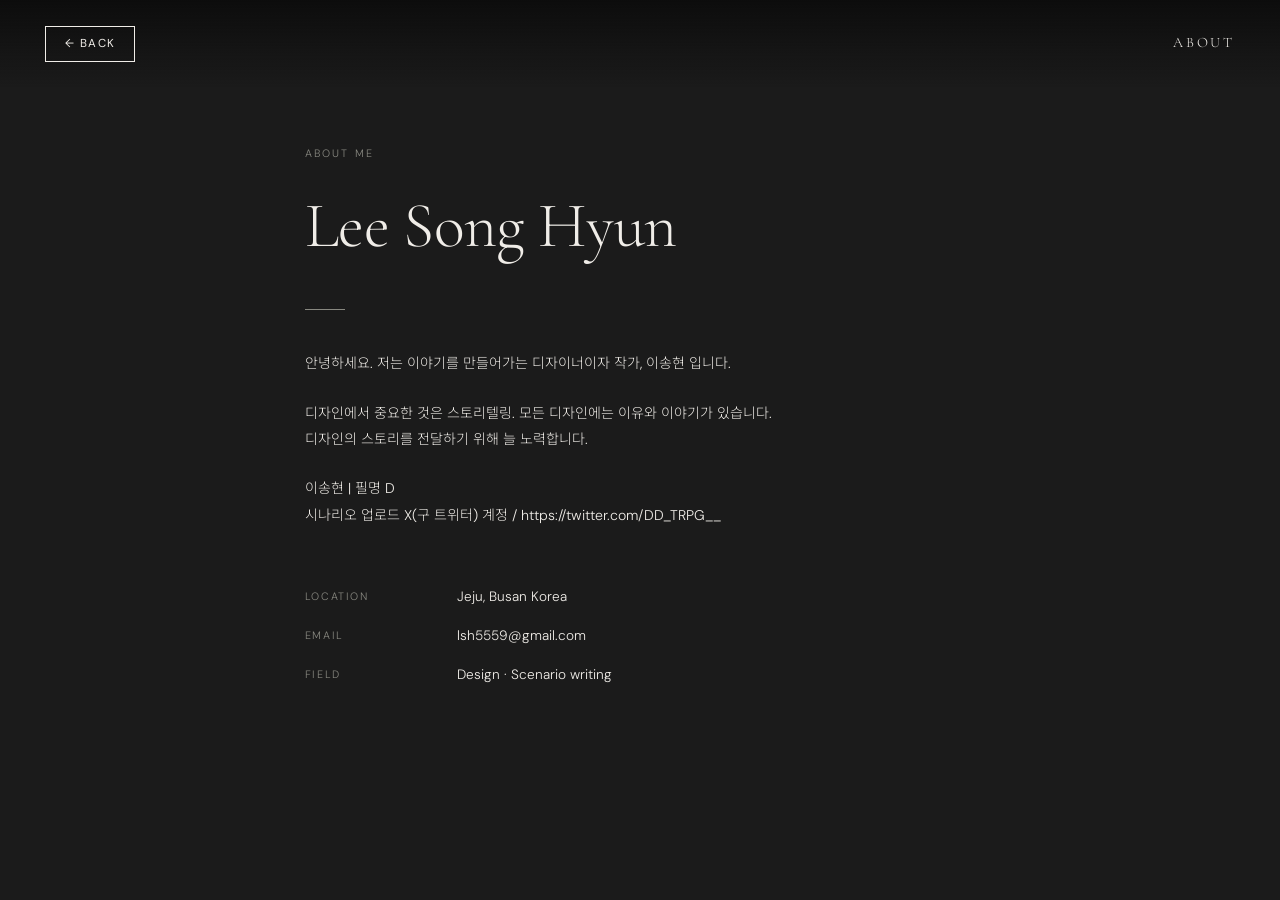
<file: about.html>
<!DOCTYPE html>
<html lang="ko">
<head>
  <meta charset="UTF-8">
  <meta name="viewport" content="width=device-width, initial-scale=1.0">
  <title>About — Portfolio</title>
  <link rel="preconnect" href="https://fonts.googleapis.com">
  <link href="https://fonts.googleapis.com/css2?family=Cormorant+Garamond:ital,wght@0,300;0,400;0,600;1,300;1,400&family=DM+Sans:wght@300;400;500&family=Noto+Serif+KR:wght@300;400;600&family=Noto+Sans+KR:wght@300;400&display=swap" rel="stylesheet">
  <link rel="stylesheet" href="css/style.css">
  <link rel="stylesheet" href="css/about.css">
</head>
<body class="about-body">

  <header class="page-header">
    <a href="main.html" class="nav-btn">← Back</a>
    <span class="page-title">About</span>
  </header>

  <main class="about-wrap">

    <p class="about-label">About Me</p>

    <!-- ── 이름 수정 ── -->
    <h1 class="about-name">Lee Song Hyun</h1>

    <div class="about-divider"></div>

    <!-- ── 소개글 수정 ── -->
    <div class="about-text">
      <p>
        안녕하세요. 
        저는 이야기를 만들어가는 디자이너이자 작가, 이송현 입니다.
      </p>
      <p>
        디자인에서 중요한 것은 스토리텔링. 모든 디자인에는 이유와 이야기가 있습니다. <br>
        디자인의 스토리를 전달하기 위해 늘 노력합니다.
      </p>
      <p>
        이송현 | 필명 D <br>
        시나리오 업로드 X(구 트위터) 계정 / https://twitter.com/DD_TRPG__ 
      </p>
    </div>

    <!-- ── 기본 정보 수정 ── -->
    <dl class="about-info">
      <dt class="about-info-key">Location</dt>
      <dd class="about-info-val">Jeju, Busan Korea</dd>

      <dt class="about-info-key">Email</dt>
      <dd class="about-info-val">lsh5559@gmail.com</dd>

      <dt class="about-info-key">Field</dt>
      <dd class="about-info-val">Design · Scenario writing</dd>
    </dl>

  </main>

  <script src="js/transition.js"></script>
</body>
</html>
</file>
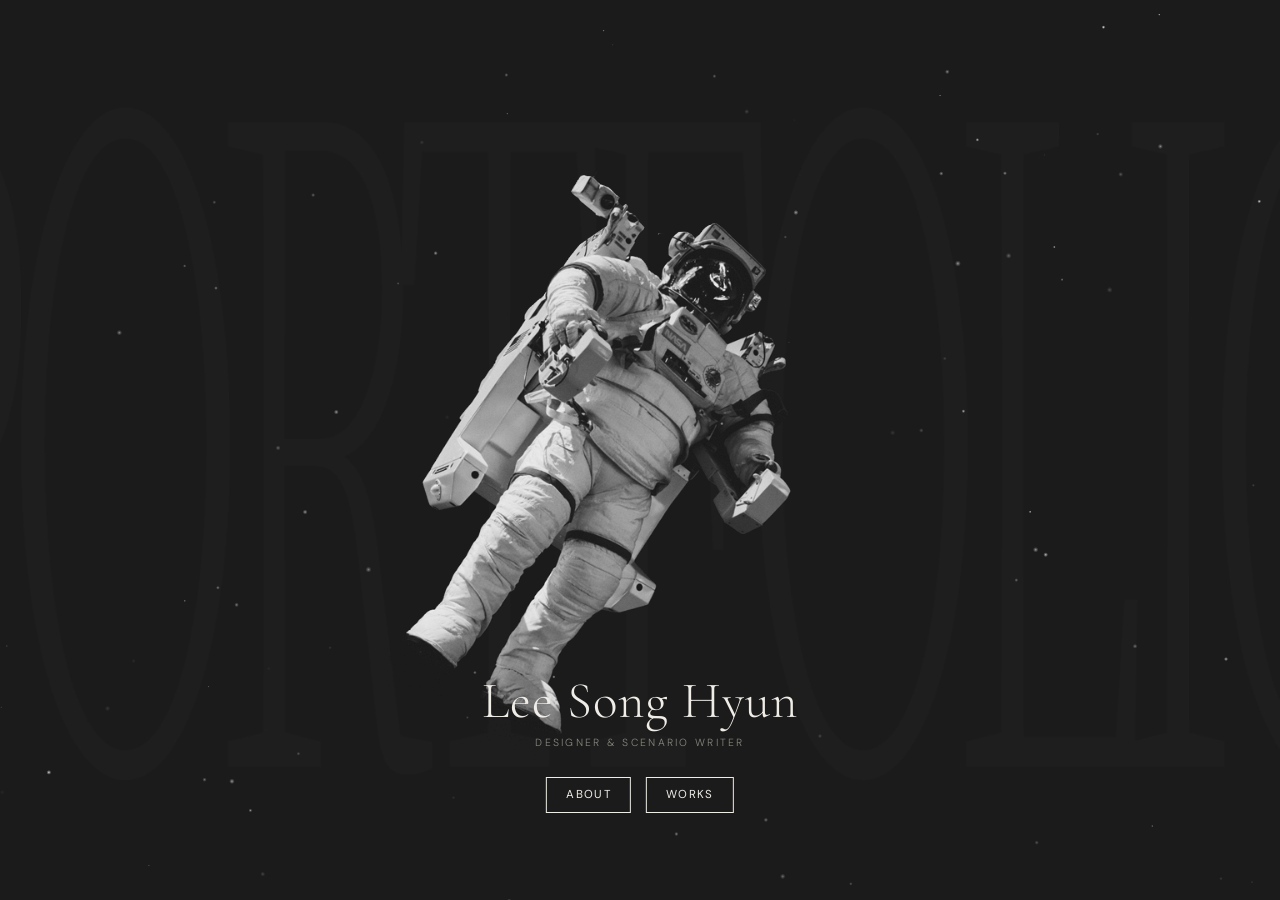
<file: main.html>
<!DOCTYPE html>
<html lang="ko">
<head>
  <meta charset="UTF-8">
  <meta name="viewport" content="width=device-width, initial-scale=1.0">
  <title>Portfolio</title>
  <link rel="preconnect" href="https://fonts.googleapis.com">
  <link href="https://fonts.googleapis.com/css2?family=Cormorant+Garamond:ital,wght@0,300;0,400;0,600;1,300;1,400&family=DM+Sans:wght@300;400;500&family=Noto+Serif+KR:wght@300;400;600&family=Noto+Sans+KR:wght@300;400&display=swap" rel="stylesheet">
  <link rel="stylesheet" href="css/style.css">
  <link rel="stylesheet" href="css/main.css">
</head>
<body>

  <!-- WebGL 배경 캔버스 -->
  <canvas id="webgl-canvas"></canvas>

  <!-- 먼지 파티클 오버레이 캔버스 -->
  <canvas id="dust-canvas"></canvas>

  <!-- 이미지 미설정 시 대체 배경 -->
  <div id="webgl-placeholder" class="webgl-placeholder" style="display:none;">
    <p class="webgl-placeholder-msg">images/main.png · images/depth.jpg 를 추가하세요</p>
  </div>

  <div class="hero-overlay">
    <h1 class="hero-name">Lee Song Hyun</h1>
    <p class="hero-title">Designer &amp; Scenario writer</p>
    <nav class="hero-nav">
      <a href="about.html" class="nav-btn">About</a>
      <a href="works.html" class="nav-btn">Works</a>
    </nav>
  </div>

  <script src="js/webgl.js"></script>
  <script src="js/main.js"></script>
  <script src="js/transition.js"></script>
</body>
</html>
</file>
<file: css/style.css>
/* ─────────────────────────────────────────────
   style.css · 공통 스타일
   ───────────────────────────────────────────── */

@import url('https://fonts.googleapis.com/css2?family=Cormorant+Garamond:ital,wght@0,300;0,400;0,600;1,300;1,400&family=DM+Sans:wght@300;400;500&family=Noto+Serif+KR:wght@300;400;600&family=Noto+Sans+KR:wght@300;400&display=swap');

:root {
  --bg:           #0c0c0c;
  --fg:           #f0ede8;
  --fg-muted:     #888880;
  --border:       #f0ede8;
  --btn-hover-bg: #f0ede8;
  --btn-hover-fg: #0c0c0c;

  --font-display: 'Cormorant Garamond', 'Noto Serif KR', serif;
  --font-body:    'DM Sans', 'Noto Sans KR', sans-serif;

  --ease:       cubic-bezier(0.4, 0, 0.2, 1);
  --transition: 0.3s var(--ease);
}

*, *::before, *::after { box-sizing: border-box; margin: 0; padding: 0; }

html { font-size: 16px; scroll-behavior: smooth; }

body {
  background: #1b1b1b;
  color: var(--fg);
  font-family: var(--font-body);
  font-weight: 300;
  line-height: 1.7;
  -webkit-font-smoothing: antialiased;
  min-height: 100vh;
}

a { color: inherit; text-decoration: none; }
img { display: block; max-width: 100%; }

/* ── 공통 버튼 ── */
.nav-btn {
  display: inline-block;
  padding: 0.45rem 1.2rem;
  border: 1px solid var(--border);
  color: var(--fg);
  background: transparent;
  font-family: var(--font-body);
  font-size: 0.72rem;           /* 기존 0.8rem에서 약 5pt 축소 */
  font-weight: 400;
  letter-spacing: 0.12em;
  text-transform: uppercase;
  cursor: pointer;
  transition: background var(--transition), color var(--transition), border-color var(--transition);
  white-space: nowrap;
}

.nav-btn:hover {
  background: var(--btn-hover-bg);
  color: var(--btn-hover-fg);
  border-color: var(--btn-hover-bg);
}

/* ── 공통 페이지 헤더 ── */
.page-header {
  position: fixed;
  top: 0; left: 0; right: 0;
  z-index: 100;
  display: flex;
  align-items: center;
  justify-content: space-between;
  padding: 1.6rem 2.8rem;
  background: linear-gradient(to bottom, rgba(12,12,12,0.95) 0%, transparent 100%);
  pointer-events: none;
}

.page-header > * { pointer-events: auto; }

.page-title {
  font-family: var(--font-display);
  font-size: 0.9rem;
  font-weight: 300;
  letter-spacing: 0.2em;
  text-transform: uppercase;
}

/* ── 스크롤바 ── */
::-webkit-scrollbar { width: 4px; }
::-webkit-scrollbar-track { background: #1b1b1b; }
::-webkit-scrollbar-thumb { background: #333; border-radius: 2px; }

/* ─────────────────────────────────────────────
   페이지 전환 애니메이션
   ───────────────────────────────────────────── */

/* 진입: 처음엔 투명 — transform 제거로 잘림 방지 */
body.page-enter {
  opacity: 0;
}

/* 진입 활성화: 부드럽게 나타남 (0.45 × 1.3 ≈ 0.585s) */
body.page-enter-active {
  opacity: 1;
  transition: opacity 0.585s cubic-bezier(0.4, 0, 0.2, 1);
}

/* 이탈: 부드럽게 사라짐 (0.35 × 1.3 ≈ 0.455s) */
body.page-leave {
  opacity: 0;
  transition: opacity 0.455s cubic-bezier(0.4, 0, 0.2, 1);
}
</file>
<file: css/about.css>
/* ─────────────────────────────────────────────
   about.css · About 페이지 스타일
   ───────────────────────────────────────────── */

.about-body { padding-top: 0; }

.about-wrap {
  max-width: 760px;
  margin: 0 auto;
  padding: 9rem 2.8rem 6rem;
}

.about-label {
  font-family: var(--font-body);
  font-size: 0.67rem;
  letter-spacing: 0.2em;
  text-transform: uppercase;
  color: var(--fg-muted);
  margin-bottom: 1.8rem;
}

.about-name {
  font-family: var(--font-display);
  font-size: clamp(2rem, 5vw, 4rem);
  font-weight: 300;
  line-height: 1.1;
  letter-spacing: -0.01em;
  margin-bottom: 3rem;
}

.about-divider {
  width: 40px;
  height: 1px;
  background: var(--fg-muted);
  margin-bottom: 2.5rem;
}

.about-text {
  font-family: var(--font-body);
  font-size: 0.88rem;
  font-weight: 300;
  line-height: 1.9;
  color: var(--fg);
}

.about-text p { margin-bottom: 1.4rem; }
.about-text p:last-child { margin-bottom: 0; }

.about-info {
  margin-top: 3.5rem;
  display: grid;
  grid-template-columns: 120px 1fr;
  gap: 1rem 2rem;
  font-size: 0.85rem;
}

.about-info-key {
  font-family: var(--font-body);
  font-size: 0.67rem;
  letter-spacing: 0.15em;
  text-transform: uppercase;
  color: var(--fg-muted);
  padding-top: 0.15rem;
}

.about-info-val {
  color: var(--fg);
  font-weight: 300;
}

@media (max-width: 600px) {
  .about-wrap { padding: 7rem 1.6rem 4rem; }
  .about-info { grid-template-columns: 1fr; gap: 0.5rem; }
  .about-info-key { margin-top: 0.8rem; }
}
</file>
<file: css/main.css>
/* ─────────────────────────────────────────────
   main.css · 메인 페이지 스타일
   ───────────────────────────────────────────── */

/* ── WebGL 캔버스 (전체 배경) ── */
#webgl-canvas {
  position: fixed;
  top: 0; left: 0;
  width: 100%; height: 100%;
  display: block;
  z-index: 1;
}

/* ── 먼지 파티클 캔버스 ── */
#dust-canvas {
  position: fixed;
  top: 0; left: 0;
  width: 100%; height: 100%;
  pointer-events: none;
  z-index: 5;
}

/* ── 이미지 미설정 시 플레이스홀더 ── */
.webgl-placeholder {
  position: fixed;
  inset: 0;
  z-index: 0;
  background: #1b1b1b;
  display: flex;
  align-items: center;
  justify-content: center;
}
.webgl-placeholder-msg {
  font-family: var(--font-body);
  font-size: 0.75rem;
  letter-spacing: 0.15em;
  color: #333;
  text-transform: uppercase;
}

/* ── 히어로 오버레이 — 하단 중앙 정렬 ── */
.hero-overlay {
  position: fixed;
  top: 75%;
  left: 50%;
  transform: translateX(-50%);
  z-index: 10;
  display: flex;
  flex-direction: column;
  align-items: center;
  pointer-events: none;
}

.hero-overlay > * {
  pointer-events: auto;
}

/* ── 이름 ── */
.hero-name {
  font-family: var(--font-display);
  font-size: clamp(1.6rem, 4vw, 3.6rem);
  font-weight: 300;
  line-height: 1.05;
  letter-spacing: 0.02em;
  text-align: center;
  margin-bottom: 0.3rem;
  white-space: nowrap;
}

/* ── 직함 ── */
.hero-title {
  font-family: var(--font-body);
  font-size: clamp(0.55rem, 0.9vw, 0.65rem);
  font-weight: 300;
  letter-spacing: 0.22em;
  text-transform: uppercase;
  color: var(--fg-muted);
  text-align: center;
  margin-bottom: 1.6rem;
  white-space: nowrap;
}

/* ── 내비게이션 버튼 ── */
.hero-nav {
  display: flex;
  gap: 0.9rem;
  justify-content: center;
}

@media (max-width: 600px) {
  .hero-overlay { top: 72%; }
  .hero-name { font-size: 1.5rem; }
  .hero-nav { flex-direction: column; align-items: center; }
}
</file>
